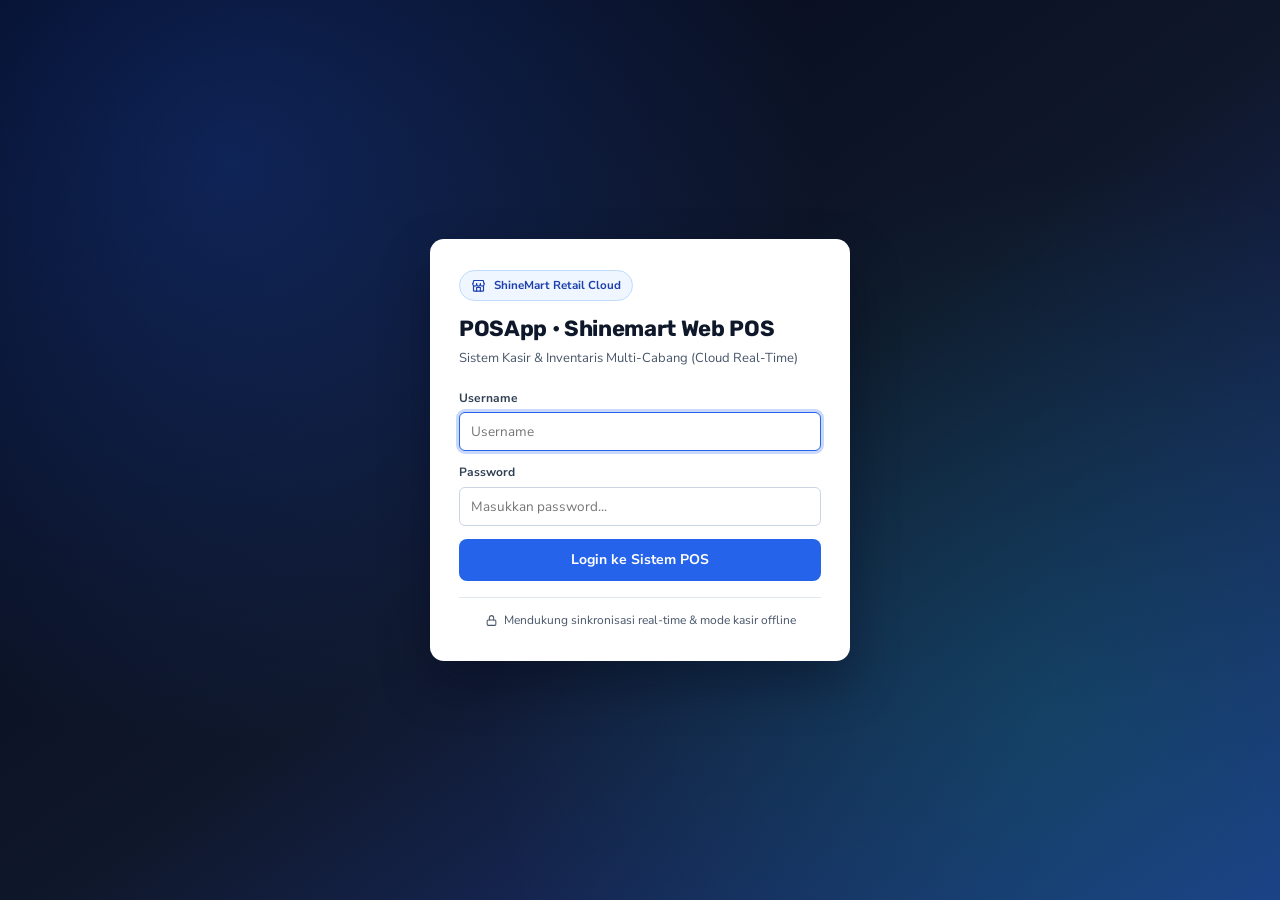
<file: index.html>
<!DOCTYPE html>
<html lang="id">
<head>
  <meta charset="UTF-8" />
  <meta name="viewport" content="width=device-width, initial-scale=1.0, viewport-fit=cover" />
  <meta http-equiv="Cache-Control" content="no-cache, no-store, must-revalidate" />
  <meta http-equiv="Pragma" content="no-cache" />
  <meta http-equiv="Expires" content="0" />
  <meta name="theme-color" content="#1e40af" />
  <link rel="preconnect" href="https://fonts.googleapis.com" />
  <link rel="preconnect" href="https://fonts.gstatic.com" crossorigin />
  <link
    href="https://fonts.googleapis.com/css2?family=Fira+Code:wght@500;600;700&family=Nunito+Sans:wght@400;500;600;700;800&family=Rubik:wght@500;600;700;800&display=swap"
    rel="stylesheet"
  />
  <link rel="manifest" href="./manifest.webmanifest" />
  <title>ShineMart Web POS</title>
  <script src="./config.js"></script>
  <script type="module" crossorigin src="./assets/index-DEWMbjQk.js"></script>
  <link rel="modulepreload" crossorigin href="./assets/react-vendor-DCwq61O4.js">
  <link rel="modulepreload" crossorigin href="./assets/supabase-BbHr4hVJ.js">
  <link rel="modulepreload" crossorigin href="./assets/scanner-BpC_WypK.js">
  <link rel="modulepreload" crossorigin href="./assets/xlsx-C_FadO0y.js">
  <link rel="stylesheet" crossorigin href="./assets/index-DQMAmX-6.css">
</head>
<body>
  <div id="root"></div>
</body>
</html>
</file>
<file: assets/index-DQMAmX-6.css>
:root{--navy: #0f172a;--slate-dark: #1e293b;--slate-mid: #334155;--primary: #1e40af;--blue: #2563eb;--blue-dark: #1d4ed8;--blue-soft: #eff6ff;--green: #059669;--green-dark: #047857;--green-soft: #ecfdf5;--amber: #d97706;--amber-soft: #fffbeb;--red: #dc2626;--red-soft: #fef2f2;--teal: #0369a1;--teal-soft: #f0f9ff;--purple: #4f46e5;--bg: #f8fafc;--bg-muted: #f1f5f9;--card: #ffffff;--border: #e2e8f0;--border-strong: #cbd5e1;--text: #0f172a;--text-secondary: #334155;--muted: #475569;--muted-light: #64748b;--font-heading: "Rubik", system-ui, -apple-system, "Segoe UI", sans-serif;--font-body: "Nunito Sans", system-ui, -apple-system, "Segoe UI", sans-serif;--font-mono: "Fira Code", ui-monospace, SFMono-Regular, Consolas, monospace;--space-xs: 2px;--space-sm: 4px;--space-md: 8px;--space-lg: 12px;--space-xl: 16px;--space-2xl: 24px;--radius-sm: 6px;--radius-md: 8px;--radius-lg: 12px;--shadow-sm: 0 1px 2px rgba(15, 23, 42, .05);--shadow-md: 0 4px 12px rgba(15, 23, 42, .08);--shadow-lg: 0 12px 28px rgba(15, 23, 42, .14);--shadow-xl: 0 22px 48px rgba(2, 6, 23, .35);--focus-ring: 0 0 0 3px rgba(37, 99, 235, .24);--transition: .15s cubic-bezier(.2, 0, 0, 1)}*{box-sizing:border-box}html,body,#root{margin:0;padding:0;width:100%;height:100%;font-family:var(--font-body);color:var(--text);background:var(--bg);font-size:13.5px;line-height:1.45;-webkit-font-smoothing:antialiased}body{overflow-x:clip}h1,h2,h3,h4,.topbar-title,.grand-total-val,.kpi-tile strong{font-family:var(--font-heading);letter-spacing:-.015em}.mono-code{font-family:var(--font-mono)}.ui-icon{flex-shrink:0;vertical-align:middle}button,input,select,textarea{font-family:inherit;font-size:inherit}button{cursor:pointer;transition:background-color var(--transition),border-color var(--transition),color var(--transition),box-shadow var(--transition),opacity var(--transition)}button:focus-visible,input:focus-visible,select:focus-visible,textarea:focus-visible,[tabindex]:focus-visible{outline:2px solid var(--blue);outline-offset:2px;box-shadow:var(--focus-ring)}button:disabled{opacity:.48;cursor:not-allowed}@media (prefers-reduced-motion: reduce){*,*:before,*:after{transition-duration:.01ms!important;animation-duration:.01ms!important}}.login-page{min-height:100vh;display:flex;align-items:center;justify-content:center;background:radial-gradient(circle at 18% 18%,rgba(37,99,235,.28),transparent 46%),radial-gradient(circle at 82% 80%,rgba(5,150,105,.2),transparent 44%),linear-gradient(145deg,#020617,#0f172a 52%,#1e3a8a);padding:20px}.login-box{width:100%;max-width:420px;background:var(--card);border:1px solid rgba(255,255,255,.14);border-radius:14px;padding:30px 28px;box-shadow:var(--shadow-xl)}.login-brand{margin-bottom:22px}.login-brand-badge{display:inline-flex;align-items:center;gap:8px;padding:6px 11px;border-radius:999px;background:var(--blue-soft);color:var(--primary);font-size:11.5px;font-weight:700;margin-bottom:12px;border:1px solid #bfdbfe}.login-brand h1{margin:0 0 4px;font-size:22px;font-weight:700;color:var(--navy)}.login-brand p{margin:0;color:var(--muted);font-size:13px}.login-foot-note{margin-top:16px;padding-top:14px;border-top:1px solid var(--border);display:flex;align-items:center;justify-content:center;gap:6px;color:var(--muted);font-size:12px}.field{margin-bottom:13px}.field label{display:block;font-weight:700;margin-bottom:5px;font-size:12px;color:var(--text-secondary)}.field input:not([type=checkbox]):not([type=radio]),.field select,.field textarea{width:100%;padding:9px 11px;border:1px solid var(--border-strong);border-radius:var(--radius-sm);background:#fff;color:var(--text);transition:border-color var(--transition),box-shadow var(--transition)}.field input[type=checkbox],.field input[type=radio]{width:15px;height:15px;padding:0;margin:0;border:0;background:transparent;vertical-align:middle;cursor:pointer;flex-shrink:0;accent-color:var(--blue)}.field input:not([type=checkbox]):not([type=radio]):focus,.field select:focus,.field textarea:focus{outline:none;border-color:var(--blue);box-shadow:var(--focus-ring)}.btn{display:inline-flex;align-items:center;justify-content:center;gap:6px;border:1px solid transparent;border-radius:var(--radius-sm);padding:8px 14px;font-weight:700;font-size:12.5px;color:#fff;background:var(--blue);line-height:1.2}.btn:hover:not(:disabled){background:var(--blue-dark)}.btn-sm{padding:6px 10px;font-size:12px}.btn-lg{padding:12px 18px;font-size:14px;border-radius:var(--radius-md)}.btn-block{width:100%}.btn-blue{background:var(--blue)}.btn-blue:hover:not(:disabled){background:var(--blue-dark)}.btn-green{background:var(--green)}.btn-green:hover:not(:disabled){background:var(--green-dark)}.btn-amber{background:var(--amber)}.btn-amber:hover:not(:disabled){background:#b45309}.btn-red{background:var(--red)}.btn-red:hover:not(:disabled){background:#b91c1c}.btn-teal{background:var(--teal)}.btn-teal:hover:not(:disabled){background:#075985}.btn-purple{background:var(--purple)}.btn-purple:hover:not(:disabled){background:#4338ca}.btn-slate{background:var(--slate-mid)}.btn-slate:hover:not(:disabled){background:var(--slate-dark)}.btn-light{background:var(--bg-muted);color:var(--slate-dark);border-color:var(--border-strong)}.btn-light:hover:not(:disabled){background:#e2e8f0}.alert{padding:10px 14px;border-radius:var(--radius-md);font-size:12.5px;margin-bottom:12px}.alert-error{background:var(--red-soft);color:#991b1b;border:1px solid #fecaca}.alert-warn{background:var(--amber-soft);color:#92400e;border:1px solid #fde68a}.alert-info{background:var(--blue-soft);color:#1e40af;border:1px solid #bfdbfe}.shell{display:flex;flex-direction:column;height:100vh}.shell-main{flex:1;display:flex;min-height:0}.sidebar{width:248px;background:#0f172a;color:#e2e8f0;display:flex;flex-direction:column;flex-shrink:0;border-right:1px solid rgba(255,255,255,.08)}.sidebar-brand{padding:16px 16px 14px;background:#020617;border-bottom:1px solid rgba(255,255,255,.08);display:flex;align-items:center;justify-content:space-between;gap:10px}.sidebar-brand-mark{display:flex;align-items:center;gap:10px}.brand-logo-tile{width:34px;height:34px;border-radius:8px;background:linear-gradient(135deg,#2563eb,#059669);color:#fff;display:inline-flex;align-items:center;justify-content:center;flex-shrink:0;box-shadow:0 4px 10px #2563eb59}.sidebar-brand h2{margin:0;font-size:15.5px;font-weight:700;color:#fff}.sidebar-brand small{color:#93c5fd;font-size:11px;display:block}.sidebar-scroll{flex:1;overflow-y:auto;padding:10px 8px}.nav-section{padding:12px 10px 5px;font-size:10.5px;font-weight:700;color:#94a3b8;letter-spacing:.06em;text-transform:uppercase}.nav-btn{width:100%;text-align:left;background:transparent;border:0;border-radius:var(--radius-sm);color:#cbd5e1;padding:9px 11px;margin-bottom:2px;font-size:13px;font-weight:600;display:flex;align-items:center;justify-content:space-between;gap:8px}.nav-btn-label{display:inline-flex;align-items:center;gap:9px;min-width:0}.nav-btn:hover:not(:disabled){background:#ffffff14;color:#fff}.nav-btn.active{background:var(--blue);color:#fff;font-weight:700;box-shadow:0 2px 8px #2563eb59}.nav-btn.nav-kasir{margin:4px 0 8px;border-radius:var(--radius-md);background:linear-gradient(135deg,#059669,#047857);color:#fff;font-weight:700;padding:10px 12px;box-shadow:0 4px 12px #05966947}.nav-btn.nav-kasir:hover:not(:disabled){background:linear-gradient(135deg,#047857,#065f46)}.sidebar-footer{padding:12px;border-top:1px solid rgba(255,255,255,.08);background:#02061759}.shell-right{flex:1;display:flex;flex-direction:column;min-width:0}.topbar{height:60px;background:var(--card);border-bottom:1px solid var(--border);padding:0 20px;display:flex;align-items:center;justify-content:space-between;flex-shrink:0;box-shadow:var(--shadow-sm)}.topbar-title{font-size:17px;font-weight:700;color:var(--navy)}.topbar-meta{display:flex;align-items:center;gap:14px}.branch-picker{display:inline-flex;align-items:center;gap:6px;background:var(--blue-soft);border:1px solid #bfdbfe;padding:5px 11px;border-radius:999px;font-weight:700;font-size:12.5px;color:var(--primary)}.branch-picker select{border:0;background:transparent;font-weight:700;color:var(--primary);cursor:pointer}.user-meta-pill{text-align:right;padding-left:12px;border-left:1px solid var(--border)}.user-meta-name{font-weight:700;color:var(--navy);font-size:13px}.user-meta-signal{font-size:11px;color:var(--muted)}.content-area{flex:1;overflow-y:auto;padding:18px 20px;min-height:0}.statusbar{height:30px;background:#fff;border-top:1px solid var(--border);padding:0 16px;display:flex;align-items:center;font-size:12px;gap:14px;flex-shrink:0}.status-item{display:inline-flex;align-items:center;gap:6px;border-right:1px solid var(--border);padding-right:14px;font-weight:600;color:var(--text-secondary)}.status-link{cursor:pointer;text-decoration:none}.status-link:hover{text-decoration:underline}.status-ok{color:var(--green-dark)}.status-err{color:var(--red)}.card{background:var(--card);border:1px solid var(--border);border-radius:var(--radius-lg);padding:16px 18px;margin-bottom:14px;box-shadow:var(--shadow-sm);max-width:100%}.hero-welcome-card{background:linear-gradient(120deg,#fff,#f8fafc 60%,#eff6ff);border-left:4px solid var(--primary)}.toolbar{display:flex;flex-wrap:wrap;align-items:center;gap:8px;margin-bottom:12px}.toolbar input[type=text],.toolbar input[type=date],.toolbar select{padding:7px 10px;border:1px solid var(--border-strong);border-radius:var(--radius-sm);background:#fff;color:var(--text)}.table-wrap{max-width:100%;border:1px solid var(--border);border-radius:var(--radius-md);overflow:auto;background:#fff;-webkit-overflow-scrolling:touch}.kasir-table-scroll{flex:1;overflow:auto;-webkit-overflow-scrolling:touch;min-height:0}table.grid{width:100%;border-collapse:collapse;font-size:12.5px}table.grid th{position:sticky;top:0;z-index:2;background:var(--bg-muted);border-bottom:1px solid var(--border-strong);padding:9px 11px;text-align:left;font-weight:700;font-size:12px;color:var(--text-secondary);white-space:nowrap}table.grid td{padding:8px 11px;border-bottom:1px solid #f1f5f9;vertical-align:middle}table.grid tbody tr{transition:background-color .12s ease}table.grid tbody tr:hover td{background:#f8fafc}table.grid tr.row-selected td{background:#dbeafe}table.grid tr.row-warn td{background:#fef3c7}table.grid tr.row-pending td{background:#fef9c3}table.grid tr.row-rejected td{background:#fee2e2}table.grid tr.row-muted td{color:#94a3b8}.num{text-align:right!important;font-variant-numeric:tabular-nums;font-feature-settings:"tnum"}.center{text-align:center!important}.tabs{display:flex;flex-wrap:wrap;gap:6px;margin-bottom:14px;background:var(--bg-muted);padding:5px;border-radius:var(--radius-md);border:1px solid var(--border)}.tab-btn{border:0;border-radius:var(--radius-sm);padding:7px 14px;font-weight:700;font-size:12.5px;background:transparent;color:var(--muted)}.tab-btn:hover:not(.active){color:var(--navy);background:#ffffffb3}.tab-btn.active{background:var(--card);color:var(--primary);box-shadow:var(--shadow-sm)}.badge{display:inline-flex;align-items:center;gap:4px;padding:2px 8px;border-radius:999px;font-size:11px;font-weight:700;line-height:1.35}.badge-yellow{background:#fef3c7;color:#92400e;border:1px solid #fde68a}.badge-green{background:#dcfce7;color:#166534;border:1px solid #bbf7d0}.badge-red{background:#fee2e2;color:#991b1b;border:1px solid #fecaca}.badge-blue{background:#dbeafe;color:#1e40af;border:1px solid #bfdbfe}.kasir-shell{display:flex;flex-direction:column;height:100vh;background:#e2e8f0}.kasir-topbar{min-height:56px;background:#0f172a;color:#fff;padding:6px 14px;display:flex;align-items:center;justify-content:space-between;gap:10px;flex-shrink:0;border-bottom:1px solid rgba(255,255,255,.1)}.kasir-top-left{display:flex;align-items:center;gap:8px;flex-wrap:wrap}.kasir-channel-group{display:inline-flex;gap:4px;background:#0206178c;padding:3px;border-radius:var(--radius-md);border:1px solid rgba(255,255,255,.1)}.kasir-body{flex:1;display:flex;min-height:0;gap:8px;padding:8px}.kasir-left{width:43%;min-width:340px;background:var(--card);border:1px solid var(--border);border-radius:var(--radius-lg);display:flex;flex-direction:column;overflow:hidden;box-shadow:var(--shadow-sm)}.kasir-right{flex:1;background:var(--card);border:1px solid var(--border);border-radius:var(--radius-lg);display:flex;flex-direction:column;overflow:hidden;min-width:480px;box-shadow:var(--shadow-sm)}.kasir-search-bar{padding:10px 12px;border-bottom:1px solid var(--border);background:#fbfdff}.kasir-scan-bar{padding:10px 12px;border-bottom:1px solid var(--border);background:#f8fafc;display:flex;align-items:center;justify-content:space-between;gap:12px}.kasir-cart-bottom{background:#f8fafc;border-top:1px solid var(--border-strong);padding:12px;display:flex;gap:12px;align-items:stretch;flex-shrink:0}.kasir-actions-grid{flex:1;display:grid;grid-template-columns:1fr 1fr;gap:7px;align-content:start}.kasir-total-box{width:330px;display:flex;flex-direction:column;gap:8px}.grand-total-card{background:linear-gradient(135deg,#0f172a,#1e40af);color:#fff;padding:11px 14px;border-radius:var(--radius-md);box-shadow:var(--shadow-md)}.grand-total-val{font-size:27px;font-weight:800;text-align:right;line-height:1.15;font-variant-numeric:tabular-nums}.qty-inline{display:inline-flex;align-items:center;gap:4px}.qty-btn{width:28px;height:28px;border:1px solid transparent;border-radius:var(--radius-sm);font-weight:800;display:inline-flex;align-items:center;justify-content:center}.qty-minus{background:#e2e8f0;color:#0f172a;border-color:#cbd5e1}.qty-minus:hover{background:#cbd5e1}.qty-plus{background:#dbeafe;color:#1e40af;border-color:#bfdbfe}.qty-plus:hover{background:#bfdbfe}.qty-del{background:#fee2e2;color:#b91c1c;border-color:#fecaca}.qty-del:hover{background:#fecaca}.modal-backdrop{position:fixed;inset:0;background:#0206179e;backdrop-filter:blur(4px);display:flex;align-items:center;justify-content:center;padding:16px;z-index:999}.modal-card{width:100%;max-width:560px;max-height:92vh;max-height:92dvh;display:flex;flex-direction:column;overflow:hidden;background:var(--card);border:1px solid var(--border);border-radius:var(--radius-lg);box-shadow:var(--shadow-xl)}.modal-card.wide{max-width:900px}.modal-card>form{display:flex;flex-direction:column;flex:1;min-height:0;overflow:hidden}.modal-header{padding:14px 18px;background:var(--navy);color:#fff;display:flex;align-items:center;justify-content:space-between;flex-shrink:0;font-family:var(--font-heading);font-weight:700;font-size:14.5px}.modal-body{padding:18px;flex:1;overflow-y:auto;-webkit-overflow-scrolling:touch}.modal-footer{padding:12px 18px;background:var(--bg);border-top:1px solid var(--border);display:flex;justify-content:flex-end;gap:8px;flex-shrink:0}.kpi-row{display:grid;grid-template-columns:repeat(4,1fr);gap:12px;margin-bottom:14px}.kpi-tile{background:var(--card);border:1px solid var(--border);border-left:4px solid var(--blue);border-radius:var(--radius-lg);padding:14px 16px;box-shadow:var(--shadow-sm);display:flex;flex-direction:column;justify-content:space-between}.kpi-tile-head{display:flex;align-items:flex-start;justify-content:space-between;gap:10px}.kpi-icon-badge{width:34px;height:34px;border-radius:var(--radius-md);display:inline-flex;align-items:center;justify-content:center;flex-shrink:0}.kpi-tile small{display:block;color:var(--muted);font-weight:700;font-size:11px;letter-spacing:.03em}.kpi-tile strong{display:block;margin-top:4px;font-size:19px;color:var(--navy)}.rank-badge{display:inline-flex;align-items:center;justify-content:center;min-width:30px;height:24px;padding:0 7px;border-radius:999px;font-family:var(--font-mono);font-size:11.5px;font-weight:700;background:var(--bg-muted);color:var(--text-secondary);border:1px solid var(--border)}.rank-badge.rank-1{background:#fef3c7;color:#92400e;border-color:#f59e0b}.rank-badge.rank-2{background:#e2e8f0;color:#1e293b;border-color:#94a3b8}.rank-badge.rank-3{background:#ffedd5;color:#9a3412;border-color:#fb923c}.perf-bar-track{width:100%;height:6px;border-radius:999px;background:var(--bg-muted);overflow:hidden;margin:4px 0 3px}.perf-bar-fill{height:100%;border-radius:999px;background:linear-gradient(90deg,var(--blue) 0%,var(--green) 100%);transition:width .22s ease}.display-screen{height:100vh;background:#020617;color:#f8fafc;display:flex;flex-direction:column}.display-header{padding:14px 24px;background:linear-gradient(90deg,#0f172a,#1e40af);border-bottom:1px solid rgba(255,255,255,.12);display:flex;flex-wrap:wrap;align-items:center;justify-content:space-between;gap:10px 16px}.display-body{flex:1;display:flex;min-height:0;padding:16px;gap:16px}.display-cart{flex:1;background:#fff;color:#0f172a;border-radius:var(--radius-lg);overflow:hidden;display:flex;flex-direction:column;box-shadow:var(--shadow-lg)}.display-summary{width:396px;background:#0f172a;border:1px solid #1e293b;border-radius:var(--radius-lg);padding:20px;display:flex;flex-direction:column;justify-content:space-between;box-shadow:var(--shadow-lg)}.mobile-menu-btn,.mobile-close-btn{display:none}.sidebar-backdrop{position:fixed;inset:0;background:#02061799;backdrop-filter:blur(2px);z-index:900}.split-2col{display:grid;grid-template-columns:1.1fr 1fr;gap:14px}.kasir-mobile-tabs{display:none}.kasir-search-row{display:flex;gap:6px;margin-bottom:6px}.kasir-scan-row{flex:1;display:flex;gap:8px;align-items:center}@media (max-width: 1100px){.kpi-row{grid-template-columns:repeat(2,1fr)}.split-2col{grid-template-columns:1fr}.kasir-body{flex-direction:column}.kasir-left,.kasir-right{width:100%;min-width:0}}@media (max-width: 900px){.mobile-menu-btn,.mobile-close-btn{display:inline-flex}.shell{height:auto;min-height:100vh}.sidebar{position:fixed;top:0;left:0;bottom:0;z-index:950;width:268px;max-width:85vw;height:100dvh;transform:translate(-105%);transition:transform .2s ease;box-shadow:4px 0 24px #00000059}.sidebar.open{transform:translate(0)}.nav-btn{min-height:44px;padding:11px 14px}.sidebar-footer{padding-bottom:max(12px,env(safe-area-inset-bottom))}.topbar{position:sticky;top:0;z-index:40;height:auto;min-height:54px;padding:max(8px,env(safe-area-inset-top)) 12px 8px;flex-wrap:wrap;gap:8px}.topbar-title{font-size:15px}.topbar-meta{width:100%;justify-content:space-between;flex-wrap:wrap;gap:8px;font-size:12px}.branch-picker{max-width:100%}.branch-picker select{max-width:100%;text-overflow:ellipsis}.user-meta-pill{padding-left:0;border-left:0;text-align:left}.content-area{padding:12px;overflow-x:hidden}.statusbar{height:auto;min-height:30px;padding:6px 10px;flex-wrap:wrap;gap:6px 12px;font-size:11.5px}.status-item{border-right:0;padding-right:4px}.kasir-shell{height:auto;min-height:100vh}.kasir-topbar{height:auto;padding:8px 10px;flex-wrap:wrap;gap:6px}.kasir-top-actions{width:100%;flex-wrap:nowrap;overflow-x:auto;-webkit-overflow-scrolling:touch;scrollbar-width:none;padding-bottom:2px}.kasir-top-actions::-webkit-scrollbar{display:none}.kasir-top-actions>.btn{flex-shrink:0;white-space:nowrap}.kasir-mobile-tabs{position:sticky;top:0;z-index:30;display:grid;grid-template-columns:1fr 1fr;gap:6px;padding:8px;background:#cbd5e1;box-shadow:var(--shadow-sm)}.kasir-mobile-tabs .btn{min-height:42px}.kasir-body{padding:8px;overflow:visible}.kasir-left,.kasir-right{min-height:calc(100vh - 170px)}.kasir-left.mobile-hidden,.kasir-right.mobile-hidden{display:none}.kasir-cart-bottom{flex-direction:column-reverse;padding:10px}.kasir-actions-grid{gap:8px}.kasir-actions-grid .btn{min-height:42px}.kasir-total-box{width:100%}.kasir-total-box .btn-lg{min-height:48px}.grand-total-val{font-size:23px}.qty-btn{width:34px;height:34px;font-size:14px}.display-screen{height:auto;min-height:100vh}.display-header{padding:12px 14px}.display-header h2{font-size:17px!important}.display-body{flex-direction:column;padding:10px}.display-summary{width:100%}}@media (max-width: 768px){.tabs{flex-wrap:nowrap;overflow-x:auto;-webkit-overflow-scrolling:touch;scrollbar-width:none}.tabs::-webkit-scrollbar{display:none}.tab-btn{white-space:nowrap;flex-shrink:0;min-height:38px}.modal-body [style*=grid-template-columns]:not([style*=auto-fit]),form [style*=grid-template-columns]:not([style*=auto-fit]),.card [style*=grid-template-columns]:not([style*=auto-fit]){grid-template-columns:1fr!important}.toolbar>div[style*=margin-left]{margin-left:0!important;width:100%}.card input[type=text],.card input[type=date],.card select,.modal-body input[type=text],.modal-body input[type=date],.modal-body select{max-width:100%}}@media (max-width: 640px){.kpi-row{grid-template-columns:1fr}.btn{min-height:40px}.btn-sm{min-height:36px}.qty-btn{width:36px;height:36px}.qty-inline{gap:6px}.kasir-left,.kasir-right{min-height:0}.kasir-search-row,.kasir-scan-row{flex-wrap:wrap}.kasir-search-row input,.kasir-search-row select{width:100%!important;flex:1 1 100%;font-size:15px}.kasir-scan-row label{flex:1 1 100%}.kasir-scan-row input{flex:1 1 120px;min-width:0;font-size:15px}.toolbar{gap:8px}.toolbar>.btn{flex:0 1 auto}.toolbar input[type=text],.toolbar input[type=date],.toolbar select{flex:1 1 140px;width:auto!important;min-width:0}.card{padding:12px}table.grid th,table.grid td{padding:7px 8px;font-size:12px}.modal-backdrop{align-items:flex-end;padding:0}.modal-card,.modal-card.wide{max-width:100%!important;max-height:94dvh;border-radius:16px 16px 0 0;border-left:0;border-right:0;border-bottom:0}.modal-body{padding:12px}.modal-footer{flex-wrap:wrap;padding:10px 12px max(12px,env(safe-area-inset-bottom));gap:8px}.modal-footer .btn{flex:1 1 auto;min-height:42px}.field input:not([type=checkbox]):not([type=radio]),.field select,.field textarea{font-size:15px}}
</file>
